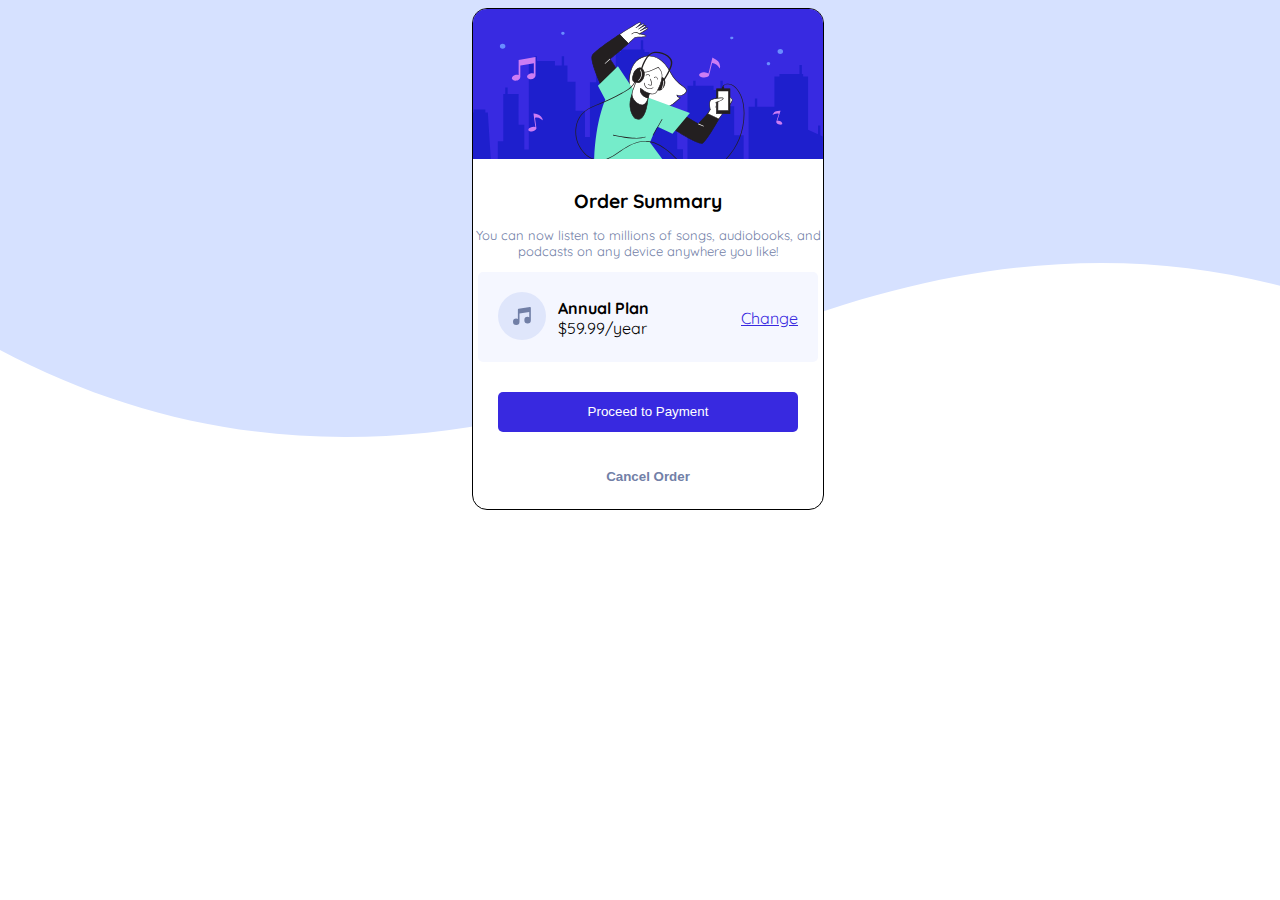
<file: order-summary-component-main/order-summary-component-main/index.html>
<!DOCTYPE html>
<html lang="en">

<head>
  <meta charset="UTF-8">
  <meta name="viewport" content="width=device-width, initial-scale=1.0">
  <link rel="stylesheet" href="./css/style.css">
</head>

<body>
  <div class="card">
      <img src="./images/illustration-hero.svg" alt="hero">
    <div class="detalle">
      <h1>Order Summary</h1>
      <p>You can now listen to millions of songs, audiobooks, and podcasts on any
        device anywhere you like!</p>
      <div class="card-details-grid">
        <div class="item1">
          <img src="./images/icon-music.svg" alt="icon music">
        </div>
        <div class="item2">
          <b>Annual Plan</b>
          <span>$59.99/year</span>
        </div>
        <div class="item3">
          <a href="#">Change</a>
        </div>
      </div>
      <button class="btn-payment">Proceed to Payment</button>
      <button class="btn-cancel-order">Cancel Order</button>
    </div>
  </div>
</body>

</html>
</file>
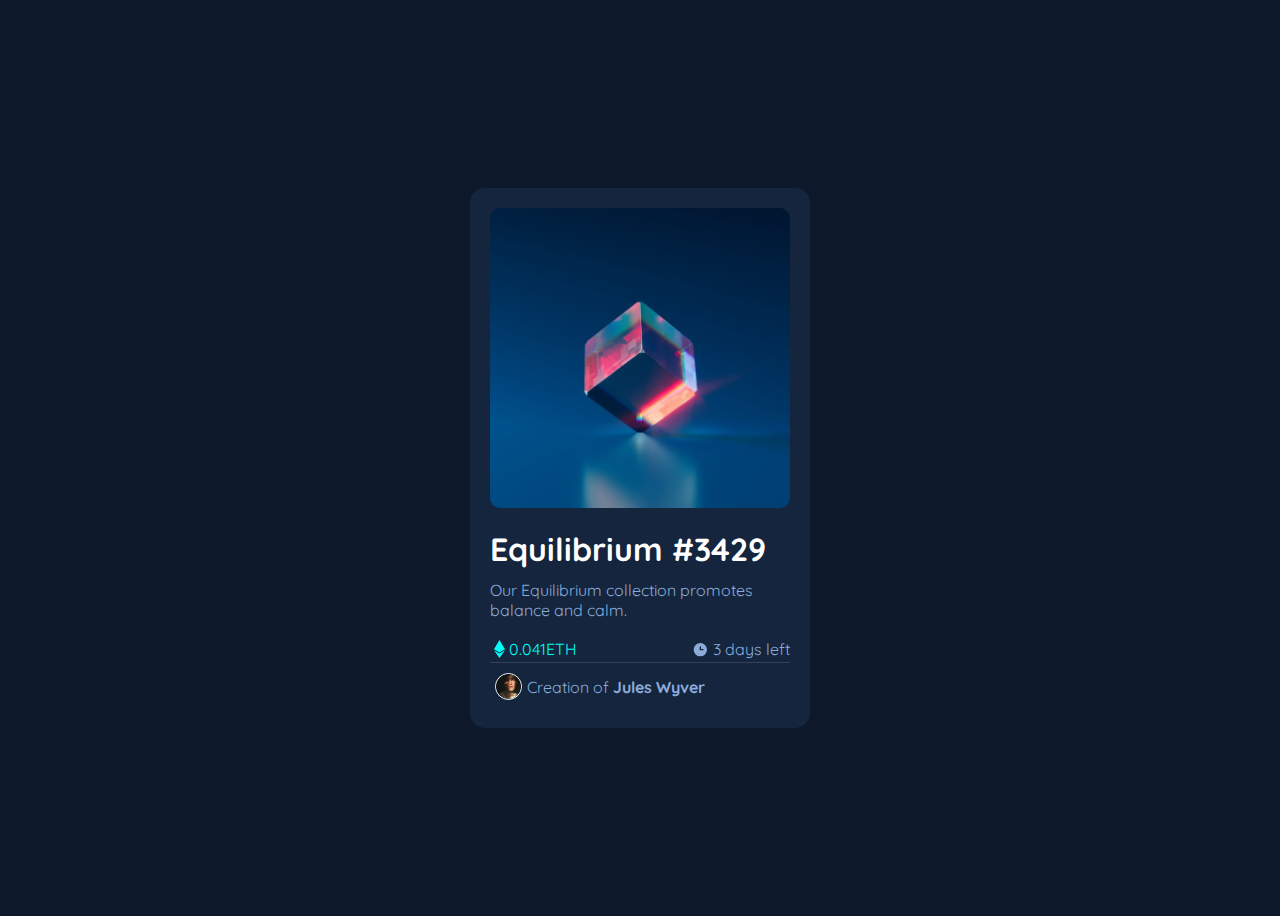
<file: nft-preview-card-component-main/nft-preview-card-component-main/src/index.html>
<!DOCTYPE html>
<html lang="en">

<head>
  <meta charset="UTF-8">
  <meta name="viewport" content="width=device-width, initial-scale=1.0">
  <!-- displays site properly based on user's device -->
  <title>Frontend Mentor | NFT preview card component</title>
  <link rel="stylesheet" href="./css/styles.css">
</head>

<body>
  <div class="container">
    <div class="content">
      <div class="img-card">
        <img src="../images/image-equilibrium.jpg" alt="img Equilibrium" >
        <div class="image-cover"></div>
        <svg width="48" height="48" xmlns="http://www.w3.org/2000/svg" class="icon-view"><g fill="none" fill-rule="evenodd"><path d="M0 0h48v48H0z"/><path d="M24 9C14 9 5.46 15.22 2 24c3.46 8.78 12 15 22 15 10.01 0 18.54-6.22 22-15-3.46-8.78-11.99-15-22-15Zm0 25c-5.52 0-10-4.48-10-10s4.48-10 10-10 10 4.48 10 10-4.48 10-10 10Zm0-16c-3.31 0-6 2.69-6 6s2.69 6 6 6 6-2.69 6-6-2.69-6-6-6Z" fill="#FFF" fill-rule="nonzero"/></g></svg>
      </div>
        <h1>Equilibrium #3429</h1>
        <p>Our Equilibrium collection promotes balance and calm.</p>    
      <div class="details">
        <span class="eth"><svg width="11" height="18" xmlns="http://www.w3.org/2000/svg"><path d="M11 10.216 5.5 18 0 10.216l5.5 3.263 5.5-3.262ZM5.5 0l5.496 9.169L5.5 12.43 0 9.17 5.5 0Z" fill="#00FFF8"/></svg>0.041ETH</span>
        <span class="time"><svg width="17" height="17" xmlns="http://www.w3.org/2000/svg"><path d="M8.305 2.007a6.667 6.667 0 1 0 0 13.334 6.667 6.667 0 0 0 0-13.334Zm2.667 7.334H8.305a.667.667 0 0 1-.667-.667V6.007a.667.667 0 0 1 1.334 0v2h2a.667.667 0 0 1 0 1.334Z" fill="#8BACD9"/></svg>3 days left</span>
      </div>
      <div class="created-by">
        <img src="../images/image-avatar.png" alt="picture" class="avatar"/>
        <span>Creation of <b>Jules Wyver</b></span>
      </div>
    </div>
  </div>
</body>
</html>
</file>
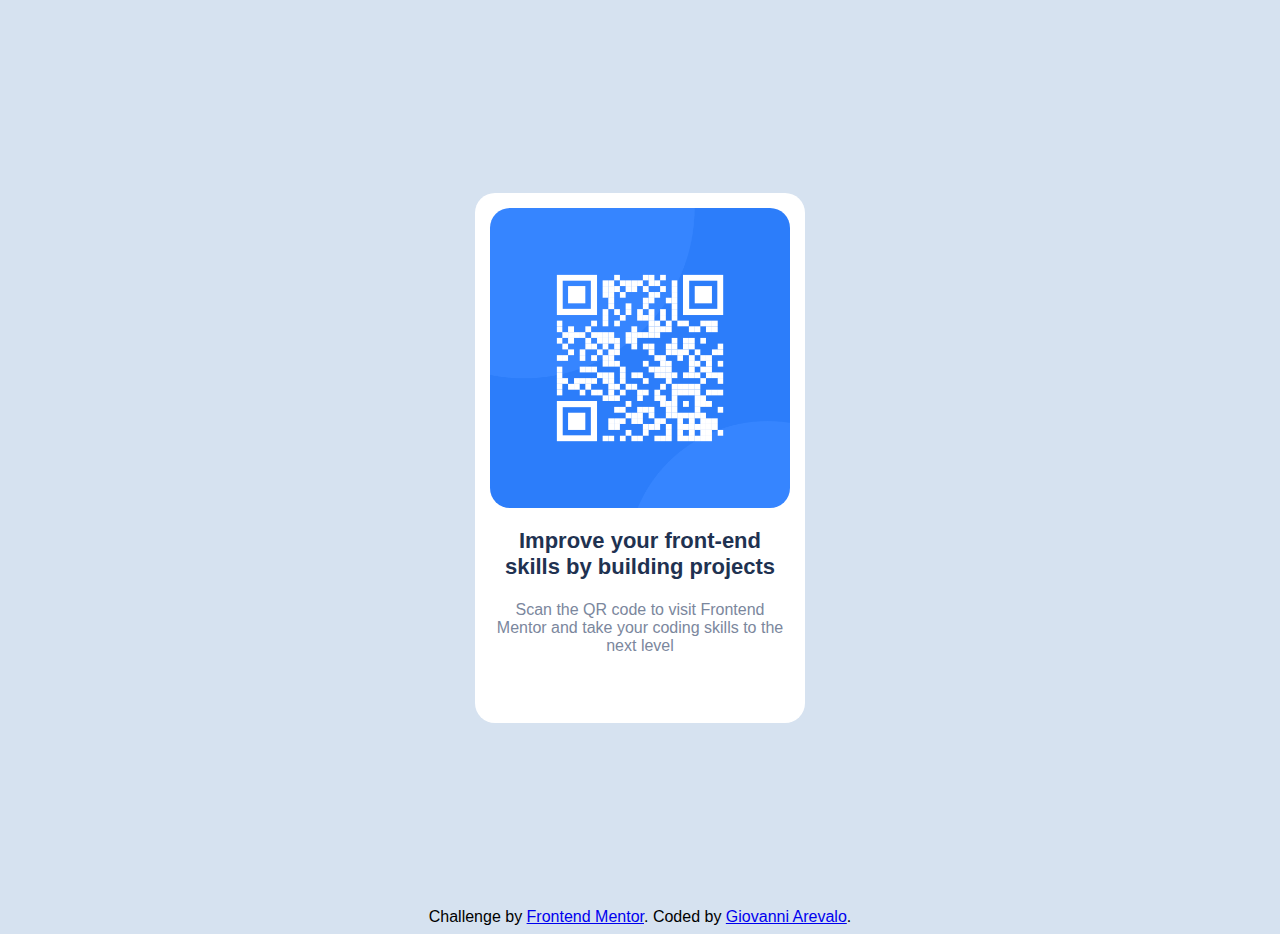
<file: qr-code-component-main/qr-code-component-main/src/index.html>
<!DOCTYPE html>
<html lang="en">
<head>
  <meta charset="UTF-8">
  <meta name="viewport" content="width=device-width, initial-scale=1.0">
  <!-- displays site properly based on user's device -->
  <link rel="stylesheet" href="./css/styles.css">
  <title>Frontend Mentor | QR code component</title>
</head>
  <body>
    <div class="container">
      <div class="content">
        <img src="../images/image-qr-code.png" alt="QR code">
        <p class="paragraph1">Improve your front-end skills by building projects</p>
        <p class="paragraph2">Scan the QR code to visit Frontend Mentor and take
          your coding skills to the next level</p>
      </div>
    </div>
  </body>
  <div class="attribution">
    Challenge by <a href="https://www.frontendmentor.io?ref=challenge" target="_blank">Frontend Mentor</a>.
    Coded by <a href="#">Giovanni Arevalo</a>.
  </div> 
</html>
</file>
<file: order-summary-component-main/order-summary-component-main/css/style.css>
@import url("https://fonts.googleapis.com/css2?family=Quicksand:wght@300;500;700&display=swap");
:root{
    --paleBlue: hsl(225, 100%, 94%);
    --brightBlue: hsl(245, 75%, 52%);
    --veryPaleBlue: hsl(225, 100%, 98%);
    --desaturatedBlue: hsl(224, 23%, 55%);
    --darkBlue: hsl(223, 47%, 23%);
}
body{
    width: 100%;
    height: 100%;
    display: flex;
    flex-direction: column;
    justify-content: center; 
    align-items: center;
    background-image: url('../images/pattern-background-desktop.svg');
    background-repeat: no-repeat;
    font-family:'Quicksand', sans-serif;
    box-sizing: border-box;
}
.card{
    width: 350px;
    height: 500px;
    display: flex;
    flex-direction: column;
    align-items: center;
    border-radius: 15px;
    overflow: hidden;
    background-color:white;
    border: 1px solid black;
}
.card > img{
    width: 100%;
    height: 150px;
}
.detalle{
    display: flex;
    flex-direction: column;
    align-items: center;
}
.card-details-grid{
    width: 300px;
    height: 50px;
    display: grid;
    grid-template-columns: 60px 100px auto;
    align-items: center;
    background-color: var(--veryPaleBlue);
    border-radius: 5px;
    padding: 20px;
}
.item3{
    text-align: right;
}
p{
    margin-top: 1px;
    text-align: center;
    font-size: small;
    color: var(--desaturatedBlue);
}
h1{
    margin-top: 30px;
    font-size: larger;
}
a{
    color: var(--brightBlue);
}
a:hover{
  text-decoration: none;  
  color: var(--desaturatedBlue);
  cursor: pointer;
}
.btn-payment{
    width: 300px;
    height: 40px;
    margin-top: 30px;
    background-color: var(--brightBlue);
    color:white;
    border: 0;
    border-radius: 5px;
}
.btn-payment:hover{
    background-color: hsl(245, 99%, 69%);
    cursor: pointer;
}
.btn-cancel-order{
    width: 200px;
    height: 30px;
    border: 0;
    margin-top: 30px;
    background-color: white;
    color: var(--desaturatedBlue);
    font-weight: bold;
}
.btn-cancel-order:hover{
    color: var(--darkBlue);
    cursor: pointer;
}
</file>
<file: nft-preview-card-component-main/nft-preview-card-component-main/src/css/styles.css>
@import url("https://fonts.googleapis.com/css2?family=Quicksand:wght@300;500;700&display=swap");
:root{
    --very-dark-blue-main:hsl(217, 54%, 11%);
    --very-dark-blue-card: hsl(216, 50%, 16%);
    --very-dark-blue-line: hsl(215, 32%, 27%);
    --white: hsl(0, 0%, 100%);
    --soft-blue: hsl(215, 51%, 70%);
    --cyan: hsl(178, 100%, 50%);
}
body{
    font-family: 'Quicksand', sans-serif;
    background-color: var(--very-dark-blue-main);
}
.container{
    width: 100%;
    height: 100vh;
    display: flex;
    justify-content: center;
    align-items: center;
}
.content{
    width: 300px;
    height: 500px;
    padding: 20px;
    display: flex;
    flex-direction: column;
    background-color: var(--very-dark-blue-card);
    border-radius: 15px;
}
.img-card{
    display: flex;
    flex-direction: column;
    justify-content: center;
}
.img-card > img{
    overflow: hidden;
    border-radius: 10px;
}
.img-card:hover .image-cover{
    background: var(--cyan);
}

.image-cover{
    position: absolute;
    height: 300px;
    width: 300px;
    opacity: 0.4;
    transition: background-color 200ms ease-in;
    cursor: pointer;
    border-radius: 10px;
}
.icon-view{
    position: absolute;
    left: 48%;
    opacity: 0;
    transition: opacity 200ms ease-in;
}
.img-card:hover .icon-view{
    opacity: 1;
}
 h1{
    color: var(--white);
    margin-bottom: 10px;
}
h1 + p {
    margin-top: 1px;
    color: var(--soft-blue);
}
 h1:hover {
    cursor: pointer;
    color: var(--cyan);
}
b:hover{
    cursor: pointer;
    color: var(--cyan);
}
.details{
    display: flex;
    justify-content: space-between;
    border-bottom: 1px solid var(--very-dark-blue-line);
}
.eth{
 display: flex;
 align-items: center;
 color: var(--cyan);

}
.time{
 display: flex;
 align-items: center;
 color: var(--soft-blue);

}
.avatar{
    width: 25px;
    border-radius: 50%;
    border: 1px solid var(--white);
}
svg{
    padding: 4px;
}
.created-by{
    display: flex;
    align-items: center;
    margin-top: 5px;
}
.created-by > img{
    margin: 5px;
}
.created-by > span{
    color: var(--soft-blue);
}
</file>
<file: qr-code-component-main/qr-code-component-main/src/css/styles.css>
@import url("https://fonts.googleapis.com/css2?family=Quicksand:wght@300;500;700&display=swap");
:root{
  --white: hsl(0, 0%, 100%);
  --light-gray: hsl(212, 45%, 89%);
  --grayish-blue: hsl(220, 15%, 55%);
  --dark-blue: hsl(218, 44%, 22%);
  --main-weight: 700;
  --secondary-weight: 400;
}
body{
  background-color: var(--light-gray);
  font-family: 'Outfit', sans-serif;
  text-align: center;
}
.container{
    width: 100%;
    height: 100vh;
    display: flex;
    justify-content: center;
    align-items: center;
}
.content{
  width: 300px;
  height: 500px;
  padding: 15px;
  display: flex;
  align-items: center;
  flex-direction: column;
  border-radius: 20px;  
  background-color: var(--white);
}
.content > img{
  width: 100%;
  height: 300px;
  border-radius: 20px;
  overflow: hidden;
}
.paragraph1{
  font-weight: var(--main-weight);
  font-size: 22px;
  text-align: center;
  text-justify: auto;
  color: var(--dark-blue);
  margin-top: 20px;
  margin-bottom: 20px;
}
.paragraph2{
  font-weight: var(--secondary-weight);
  margin-top: 1px;
  text-align: center;
  text-justify: auto;
  color: var(--grayish-blue);
}
</file>
